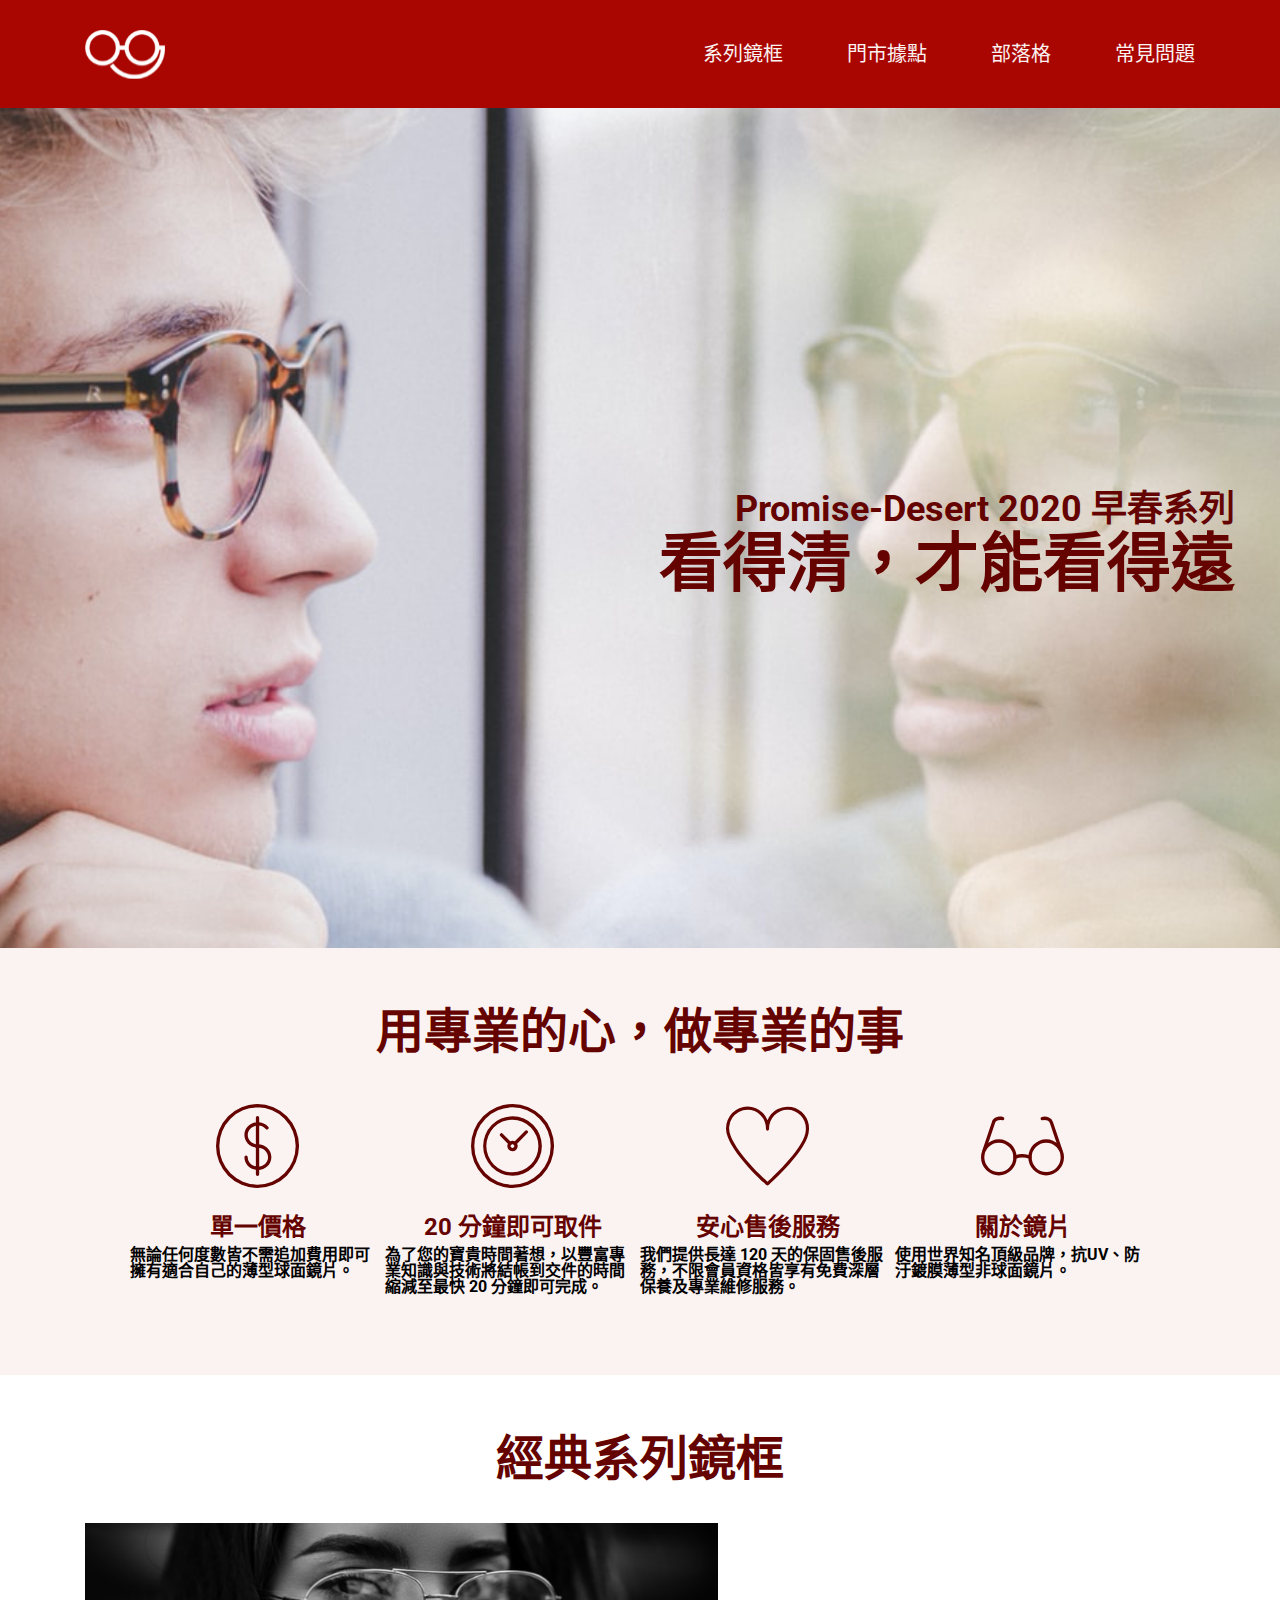
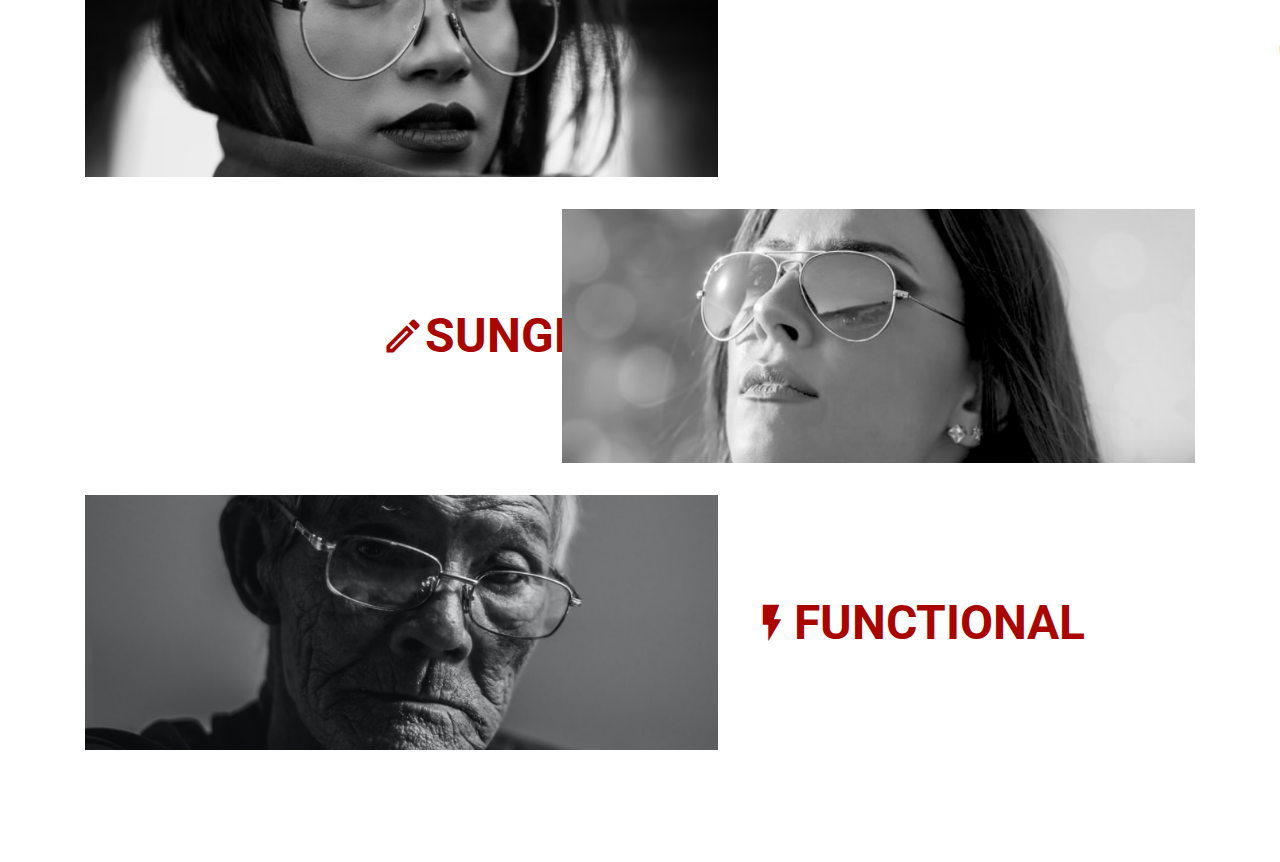
<file: index.html>
<!DOCTYPE html>
<html lang="zh-Tw">
<head>
    <meta charset="UTF-8">
    <meta http-equiv="X-UA-Compatible" content="IE=edge">
    <meta name="viewport" content="width=device-width, user-scalable=no, initial-scale=1.0, maximum-scale=1.0, minimum-scale=1.0">
    <title>RWD網站</title>
    <link href="https://fonts.googleapis.com/css?family=Material+Icons|Material+Icons+Outlined|Material+Icons+Two+Tone|Material+Icons+Round|Material+Icons+Sharp" rel="stylesheet">
    <link rel="stylesheet" href="./css/all.css">
</head>
<body>
    <header class=" bg-primary-color ">
        <nav class="nav container text-color-light">
            <div class="logo">
                <p>LOGO</p>
            </div>
            <ul class="nav-items fz-20">
                <li> <a href="#">系列鏡框</a></li>
                <li> <a href="#">門市據點</a></li>
                <li> <a href="#">部落格</a></li>
                <li> <a href="#">常見問題</a></li>
            </ul>
        </nav>
        <div class="banner-bg text-color-dark fw-bold">
            <h2 class="fz-64"><span class="fz-36">Promise-Desert 2020 早春系列</span> <br>
                看得清，才能看得遠</h2>
        </div>
    </header>
    <section class="feature bg-third-color">
        <div class="container text-center fw-bold ">
            <h2 class="feature-title fz-48 text-color-dark">用專業的心，做專業的事</h2>
                <ul class="feature-items  container">
                    <li>
                        <img src="./img/icon/icon-dollar.svg" alt="dollar-icon">
                        <h3 class="fz-24 text-color-dark">單一價格</h3>
                        <p>無論任何度數皆不需追加費用即可擁有適合自己的薄型球面鏡片。</p>
                    </li>
                    <li>
                        <img src="./img/icon/icon-clock.svg" alt="clock-icon">
                        <h3 class="fz-24 text-color-dark">20 分鐘即可取件</h3>
                        <p>為了您的寶貴時間著想，以豐富專業知識與技術將結帳到交件的時間縮減至最快 20 分鐘即可完成。</p>               

                    </li>
                    <li>
                        <img src="./img/icon/icon-heart.svg" alt="heart-icon">
                        <h3 class="fz-24 text-color-dark">安心售後服務</h3>
                        <p>我們提供長達 120 天的保固售後服務，不限會員資格皆享有免費深層保養及專業維修服務。</p>
                    </li>
                    <li>
                        <img src="./img/icon/icon-glasses.svg" alt="glasses-icon" >
                        <h3 class="fz-24 text-color-dark">關於鏡片</h3>
                        <p>使用世界知名頂級品牌，抗UV、防汙鍍膜薄型非球面鏡片。</p>
                    </li>
                </ul>
          
        </div>
    </section>
    <section class="classical-glasses fw-bold text-center">
        <div class=" container ">
            <h2 class="fz-48 text-color-dark ">經典系列鏡框</h2>
                <ul class="classical-glasses-items fz-48 text-color-light-dark ">
                    <li>
                        <img src="./img/product/product-1.png" alt="glasses-product1">
                        <h3><span class="material-icons-outlined md-44">
                            auto_awesome
                            </span>OPTICAL</h3>
                    </li>
                    <li>
                        <img src="./img/product/product-2.png" alt="glasses-product2">
                        <h3><span class="material-icons-outlined md-44">
                            light_mode
                            </span>SUNGLASSES</h3>
                    </li>
                    <li>
                        <img src="./img/product/product-3.png" alt="glasses-product3">
                        <h3><span class="material-icons-outlined md-44">
                            flash_on
                            </span>FUNCTIONAL</h3>
                    </li>
                </ul>
            
        </div>
    </section>
    
</body>
</html>
</file>
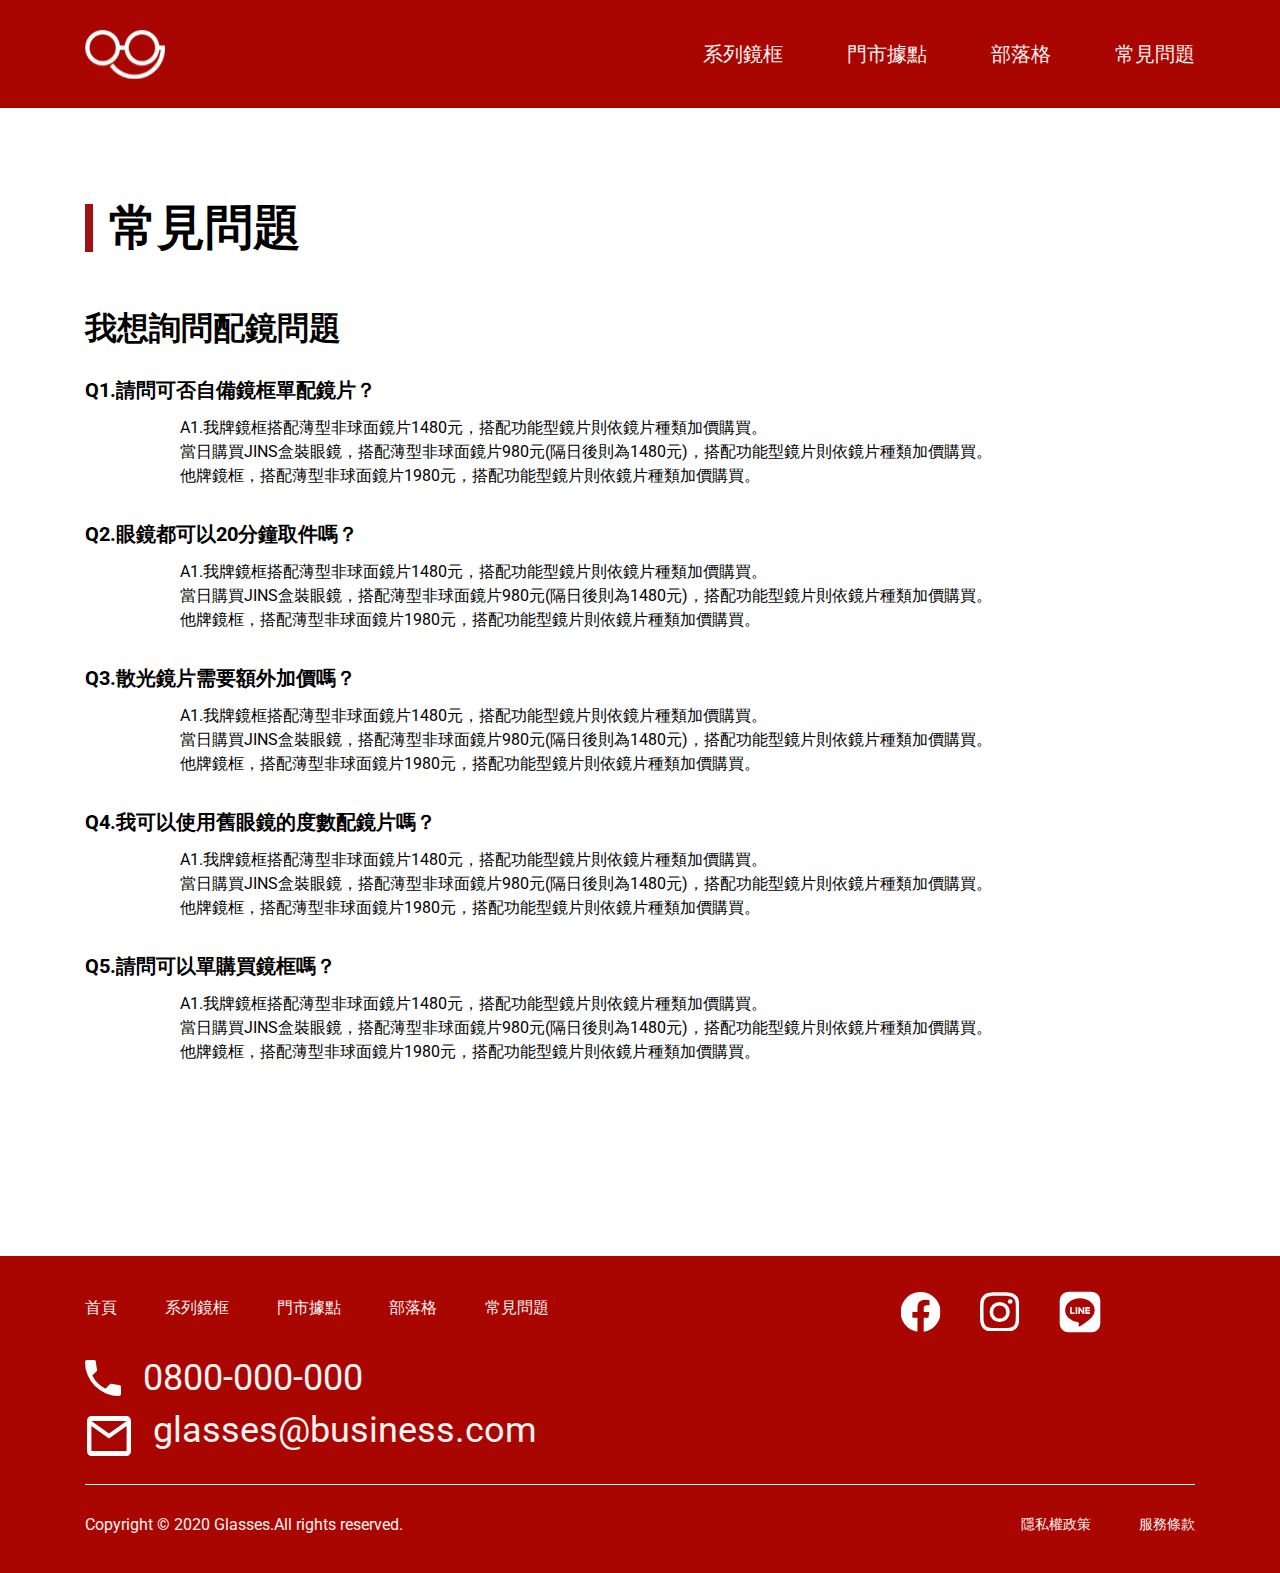
<file: qa.html>
<!DOCTYPE html>
<html lang="en">
<head>
    <meta charset="UTF-8">
    <meta http-equiv="X-UA-Compatible" content="IE=edge">
    <meta name="viewport" content="width=device-width, initial-scale=1.0">
    <title>常見問題</title>
    <link rel="stylesheet" href="./css/all.css">
</head>
<body>
    <header class=" bg-primary-color ">
        <nav class="nav container text-color-light">
            <div class="logo">
                <p>LOGO</p>
            </div>
            <ul class="nav-items fz-20">
                <li> <a href="#">系列鏡框</a></li>
                <li> <a href="#">門市據點</a></li>
                <li> <a href="#">部落格</a></li>
                <li> <a href="#">常見問題</a></li>
            </ul>
        </nav>
    </header>
    <section class="faq container fw-bold ">
        <h2 class="fz-48 ">常見問題</h2>
        <h3 class="fz-32">我想詢問配鏡問題</h3>
            <ul>
                <li>
                    <h4 class="fz-20">Q1.請問可否自備鏡框單配鏡片？</h4>
                    <p>A1.我牌鏡框搭配薄型非球面鏡片1480元，搭配功能型鏡片則依鏡片種類加價購買。 <br>
                         當日購買JINS盒裝眼鏡，搭配薄型非球面鏡片980元(隔日後則為1480元)，搭配功能型鏡片則依鏡片種類加價購買。 <br>
                          他牌鏡框，搭配薄型非球面鏡片1980元，搭配功能型鏡片則依鏡片種類加價購買。</p>
                </li>
                <li>
                    <h4 class="fz-20">Q2.眼鏡都可以20分鐘取件嗎？</h4>
                    <p>A1.我牌鏡框搭配薄型非球面鏡片1480元，搭配功能型鏡片則依鏡片種類加價購買。 <br>
                        當日購買JINS盒裝眼鏡，搭配薄型非球面鏡片980元(隔日後則為1480元)，搭配功能型鏡片則依鏡片種類加價購買。 <br>
                         他牌鏡框，搭配薄型非球面鏡片1980元，搭配功能型鏡片則依鏡片種類加價購買。</p>
                </li>
                <li>
                    <h4 class="fz-20">Q3.散光鏡片需要額外加價嗎？</h4>
                    <p>A1.我牌鏡框搭配薄型非球面鏡片1480元，搭配功能型鏡片則依鏡片種類加價購買。 <br>
                        當日購買JINS盒裝眼鏡，搭配薄型非球面鏡片980元(隔日後則為1480元)，搭配功能型鏡片則依鏡片種類加價購買。 <br>
                         他牌鏡框，搭配薄型非球面鏡片1980元，搭配功能型鏡片則依鏡片種類加價購買。</p>
                </li>
                <li>
                    <h4 class="fz-20">Q4.我可以使用舊眼鏡的度數配鏡片嗎？</h4>
                    <p>A1.我牌鏡框搭配薄型非球面鏡片1480元，搭配功能型鏡片則依鏡片種類加價購買。 <br>
                        當日購買JINS盒裝眼鏡，搭配薄型非球面鏡片980元(隔日後則為1480元)，搭配功能型鏡片則依鏡片種類加價購買。 <br>
                         他牌鏡框，搭配薄型非球面鏡片1980元，搭配功能型鏡片則依鏡片種類加價購買。</p>
                </li>
                <li>
                    <h4 class="fz-20">Q5.請問可以單購買鏡框嗎？</h4>
                    <p>A1.我牌鏡框搭配薄型非球面鏡片1480元，搭配功能型鏡片則依鏡片種類加價購買。 <br>
                        當日購買JINS盒裝眼鏡，搭配薄型非球面鏡片980元(隔日後則為1480元)，搭配功能型鏡片則依鏡片種類加價購買。 <br>
                         他牌鏡框，搭配薄型非球面鏡片1980元，搭配功能型鏡片則依鏡片種類加價購買。</p>
                </li>
            </ul>
        
    </section>
   <footer  class=" footer bg-primary-color ">
       <div class="container d-flex">
           <ul class=" footer-nav d-flex ">
               <li><a href="#">首頁</a></li>
               <li> <a href="#">系列鏡框</a></li>
                <li> <a href="#">門市據點</a></li>
                <li> <a href="#">部落格</a></li>
                <li> <a href="#">常見問題</a></li>
           </ul>
           <ul class="footer-sns-link d-flex ">
               <li><a href=""><img src="./img/icon/icon-fb.svg" alt="fb-link"></a></li>
               <li><a href=""><img src="./img/icon/icon-ig.svg" alt="ins-link"></a></li>
               <li><a href=""><img src="./img/icon/icon-line.svg" alt="line-link"></a></li>
           </ul>
           <ul class="footer-contact fz-36">
               <li class="d-flex ">
                   <img src="./img/icon/icon-phone.svg" alt="phone-link">
                   <a href="tel:0800-000-000">0800-000-000</a>
               </li>
               <li class="d-flex ">
                   <img src="./img/icon/icon-mail.svg" alt="mail-link">
                   <a href="mailto:glasses@business.com">glasses@business.com</a>
               </li>
           </ul>
           <ul class="footer-copyright d-flex ">
               <li>Copyright © 2020 Glasses.All rights reserved.</li>
               <li class="d-flex fz-14">
                   <p >隱私權政策</p>
                   <p>服務條款</p>
               </li>
           </ul>
       </div>
   </footer>     
  
    
    
</body>
</html>
</file>
<file: css/all.css>
/* http://meyerweb.com/eric/tools/css/reset/ 
   v2.0 | 20110126
   License: none (public domain)
*/
@import url("https://fonts.googleapis.com/css2?family=Noto+Sans:wght@400;700&family=Roboto:ital,wght@0,400;0,700;1,700&display=swap");
html, body, div, span, applet, object, iframe,
h1, h2, h3, h4, h5, h6, p, blockquote, pre,
a, abbr, acronym, address, big, cite, code,
del, dfn, em, img, ins, kbd, q, s, samp,
small, strike, strong, sub, sup, tt, var,
b, u, i, center,
dl, dt, dd, ol, ul, li,
fieldset, form, label, legend,
table, caption, tbody, tfoot, thead, tr, th, td,
article, aside, canvas, details, embed,
figure, figcaption, footer, header, hgroup,
menu, nav, output, ruby, section, summary,
time, mark, audio, video {
  margin: 0;
  padding: 0;
  border: 0;
  font-size: 100%;
  font: inherit;
  vertical-align: baseline;
}

/* HTML5 display-role reset for older browsers */
article, aside, details, figcaption, figure,
footer, header, hgroup, menu, nav, section {
  display: block;
}

body {
  line-height: 1;
}

ol, ul {
  list-style: none;
}

blockquote, q {
  quotes: none;
}

blockquote:before, blockquote:after,
q:before, q:after {
  content: "";
  content: none;
}

table {
  border-collapse: collapse;
  border-spacing: 0;
}

.fz-14 {
  font-size: 14px;
}

.fz-16 {
  font-size: 16px;
}

.fz-20 {
  font-size: 20px;
}

.fz-24 {
  font-size: 24px;
}

.fz-32 {
  font-size: 32px;
}

.fz-36 {
  font-size: 36px;
}

.fz-48 {
  font-size: 48px;
}

.fz-64 {
  font-size: 64px;
}

.fz-72 {
  font-size: 72px;
}

.bg-primary-color {
  background-color: #AA0601;
}

.bg-third-color {
  background-color: #AA06010D;
}

.text-color-secondary {
  color: #FBF2F2;
}

.text-color-dark {
  color: #650300;
}

.text-color-light-dark {
  color: #AA0601;
}

.material-icons-outlined.md-44 {
  font-size: 44px;
}

*, *::after, *::before {
  -webkit-box-sizing: border-box;
          box-sizing: border-box;
}

body {
  font-family: "Roboto", "Noto Sans", serif;
  overflow-x: hidden;
}

img {
  max-width: 100%;
  height: auto;
}

a {
  text-decoration: none;
  color: #FBF2F2;
}

.container {
  max-width: 1110px;
  margin: 0 auto;
}
@media (max-width: 992px) {
  .container {
    max-width: 992px;
    padding: 0 15px;
  }
}
@media (max-width: 767px) {
  .container {
    max-width: 767px;
    padding: 0 15px;
  }
}

.fw-bold {
  font-weight: bold;
}

.text-center {
  text-align: center;
}

.d-flex {
  display: -webkit-box;
  display: -ms-flexbox;
  display: flex;
  -ms-flex-wrap: wrap;
      flex-wrap: wrap;
}

header .nav {
  display: -webkit-box;
  display: -ms-flexbox;
  display: flex;
  -ms-flex-wrap: wrap;
      flex-wrap: wrap;
  -webkit-box-pack: justify;
      -ms-flex-pack: justify;
          justify-content: space-between;
  -webkit-box-align: center;
      -ms-flex-align: center;
          align-items: center;
  padding: 30px 0 29.43px 0;
}
header .nav .logo {
  width: 80px;
  height: 48.57px;
  background: url("../img/logo/logo.png") no-repeat;
}
header .nav .logo p {
  text-indent: 101%;
  white-space: nowrap;
  overflow: hidden;
}
header .nav .nav-items {
  display: -webkit-box;
  display: -ms-flexbox;
  display: flex;
  -ms-flex-wrap: wrap;
      flex-wrap: wrap;
}
header .nav .nav-items li {
  margin-right: 64px;
}
header .nav .nav-items li:last-child {
  margin-right: 0;
}
header .banner-bg {
  background: url("../img/banner/banner.png") no-repeat center;
  width: 100%;
  height: 840px;
  position: relative;
}
header .banner-bg h2 {
  text-align: right;
  position: absolute;
  left: 579px;
  right: 45px;
  bottom: 352px;
}
@media (max-width: 992px) {
  header .nav {
    padding-left: 39px;
    padding-right: 39px;
  }
  header .banner-bg h2 {
    left: 297.5px;
    right: 38.5px;
    bottom: 373px;
    font-size: 48px;
  }
  header .banner-bg h2 span {
    font-size: 20px;
  }
}
@media (max-width: 767px) {
  header .nav {
    -webkit-box-orient: vertical;
    -webkit-box-direction: normal;
        -ms-flex-direction: column;
            flex-direction: column;
    padding: 0 0;
  }
  header .nav .logo {
    width: 48px;
    height: 29.14px;
    background-size: contain;
    margin-top: 10px;
    margin-bottom: 10.86px;
  }
  header .nav .nav-items {
    width: 100%;
    text-align: center;
  }
  header .nav .nav-items li {
    width: 50%;
    margin-right: 0;
    border: 1px solid #FBF2F2;
    padding: 8px 50px;
    font-size: 20px;
  }
  header .banner-bg {
    background: url("../img/banner/banner-sm.png") no-repeat;
    background-size: cover;
    height: 394px;
  }
  header .banner-bg h2 {
    left: 72px;
    right: 15px;
    bottom: 163px;
    font-size: 32px;
  }
  header .banner-bg h2 span {
    font-size: 16px;
  }
}

.feature {
  padding-top: 60px;
  padding-bottom: 80px;
}
.feature .feature-title {
  padding-bottom: 48.33px;
}
.feature .feature-items {
  display: -webkit-box;
  display: -ms-flexbox;
  display: flex;
  -ms-flex-wrap: wrap;
      flex-wrap: wrap;
  -webkit-box-pack: center;
      -ms-flex-pack: center;
          justify-content: center;
}
.feature .feature-items li {
  width: 255px;
}
.feature .feature-items li h3 {
  margin-top: 24.08px;
  margin-bottom: 8px;
}
.feature .feature-items li p {
  text-align: left;
}
.feature .feature-items img {
  width: 83.33px;
  height: 83.33px;
}
@media (max-width: 992px) {
  .feature li {
    width: 50%;
    margin-right: 5%;
    margin-bottom: 5%;
  }
}
@media (max-width: 767px) {
  .feature h2 {
    font-size: 24px;
  }
  .feature li {
    width: 100%;
    margin-bottom: 10%;
  }
}

.classical-glasses {
  padding-top: 60px;
  padding-bottom: 80px;
}
.classical-glasses h2 {
  margin-bottom: 40px;
}
.classical-glasses .classical-glasses-items {
  display: -webkit-box;
  display: -ms-flexbox;
  display: flex;
  -ms-flex-wrap: wrap;
      flex-wrap: wrap;
}
.classical-glasses .classical-glasses-items li {
  display: -webkit-box;
  display: -ms-flexbox;
  display: flex;
  -webkit-box-align: center;
      -ms-flex-align: center;
          align-items: center;
  width: 100%;
  margin-bottom: 32px;
}
.classical-glasses .classical-glasses-items li img {
  width: 57%;
}
.classical-glasses .classical-glasses-items li h3 {
  width: 43%;
  display: -webkit-box;
  display: -ms-flexbox;
  display: flex;
  -webkit-box-align: center;
      -ms-flex-align: center;
          align-items: center;
  padding-left: 32px;
}
.classical-glasses .classical-glasses-items li:nth-child(2) {
  -webkit-box-orient: horizontal;
  -webkit-box-direction: reverse;
      -ms-flex-direction: row-reverse;
          flex-direction: row-reverse;
}

.faq {
  padding-top: 96px;
  padding-bottom: 160px;
}
.faq h2 {
  margin-bottom: 60px;
  padding-left: 16px;
  border-left: 8px solid #9F1213;
}
.faq li {
  margin-top: 36px;
}
.faq li p {
  margin-top: 16px;
  margin-bottom: 32px;
  margin-left: 95px;
  font-weight: normal;
  line-height: 1.5;
}

.footer {
  color: #FBF2F2;
}
@media (max-width: 767px) {
  .footer .container {
    -webkit-box-orient: horizontal;
    -webkit-box-direction: reverse;
        -ms-flex-direction: row-reverse;
            flex-direction: row-reverse;
  }
}
.footer .footer-nav {
  max-width: 50%;
  padding: 44px 0;
  -ms-flex-wrap: nowrap;
      flex-wrap: nowrap;
}
.footer .footer-nav li {
  margin-right: 48px;
}
.footer .footer-nav li:last-child {
  margin-right: 0;
}
@media (max-width: 992px) {
  .footer .footer-nav li {
    margin-right: 40px;
  }
}
@media (max-width: 767px) {
  .footer .footer-nav li {
    display: none;
  }
}
.footer .footer-sns-link {
  -webkit-box-pack: end;
      -ms-flex-pack: end;
          justify-content: flex-end;
  width: 50%;
  padding-top: 32px;
}
.footer .footer-sns-link li {
  margin-right: 32px;
}
.footer .footer-sns-link li:last-child {
  margin-right: 0;
}
@media (max-width: 992px) {
  .footer .footer-sns-link li {
    width: 24px;
    margin-right: 40px;
  }
}
.footer .footer-contact {
  width: 50%;
  padding-bottom: 24px;
}
.footer .footer-contact li:nth-child(1) {
  margin-bottom: 16px;
}
.footer .footer-contact li:nth-child(1) img {
  margin-right: 22px;
}
.footer .footer-contact li:nth-child(2) img {
  margin-right: 20px;
}
@media (max-width: 992px) {
  .footer .footer-contact {
    padding-bottom: 20px;
    font-size: 20px;
  }
  .footer .footer-contact li:nth-child(1) {
    margin-bottom: 12px;
  }
  .footer .footer-contact li:nth-child(1) img {
    margin-right: 11px;
    width: 18px;
  }
  .footer .footer-contact li:nth-child(2) img {
    margin-right: 10px;
    width: 20px;
  }
}
@media (max-width: 767px) {
  .footer .footer-contact {
    padding-top: 24px;
    padding-bottom: 25px;
    font-size: 16px;
  }
}
.footer .footer-copyright {
  width: 100%;
  -webkit-box-pack: justify;
      -ms-flex-pack: justify;
          justify-content: space-between;
  border-top: 1px solid #FBF2F2;
  padding-top: 32px;
  padding-bottom: 40px;
}
.footer .footer-copyright li:nth-child(2) p:nth-child(1) {
  margin-right: 48px;
}
@media (max-width: 767px) {
  .footer .footer-copyright {
    font-size: 14px;
    padding-top: 16px;
    padding-bottom: 24px;
  }
  .footer .footer-copyright li {
    width: 100%;
    -webkit-box-orient: vertical;
    -webkit-box-direction: normal;
        -ms-flex-direction: column;
            flex-direction: column;
    margin-bottom: 8px;
  }
  .footer .footer-copyright li p {
    margin-bottom: 8px;
  }
}
</file>
